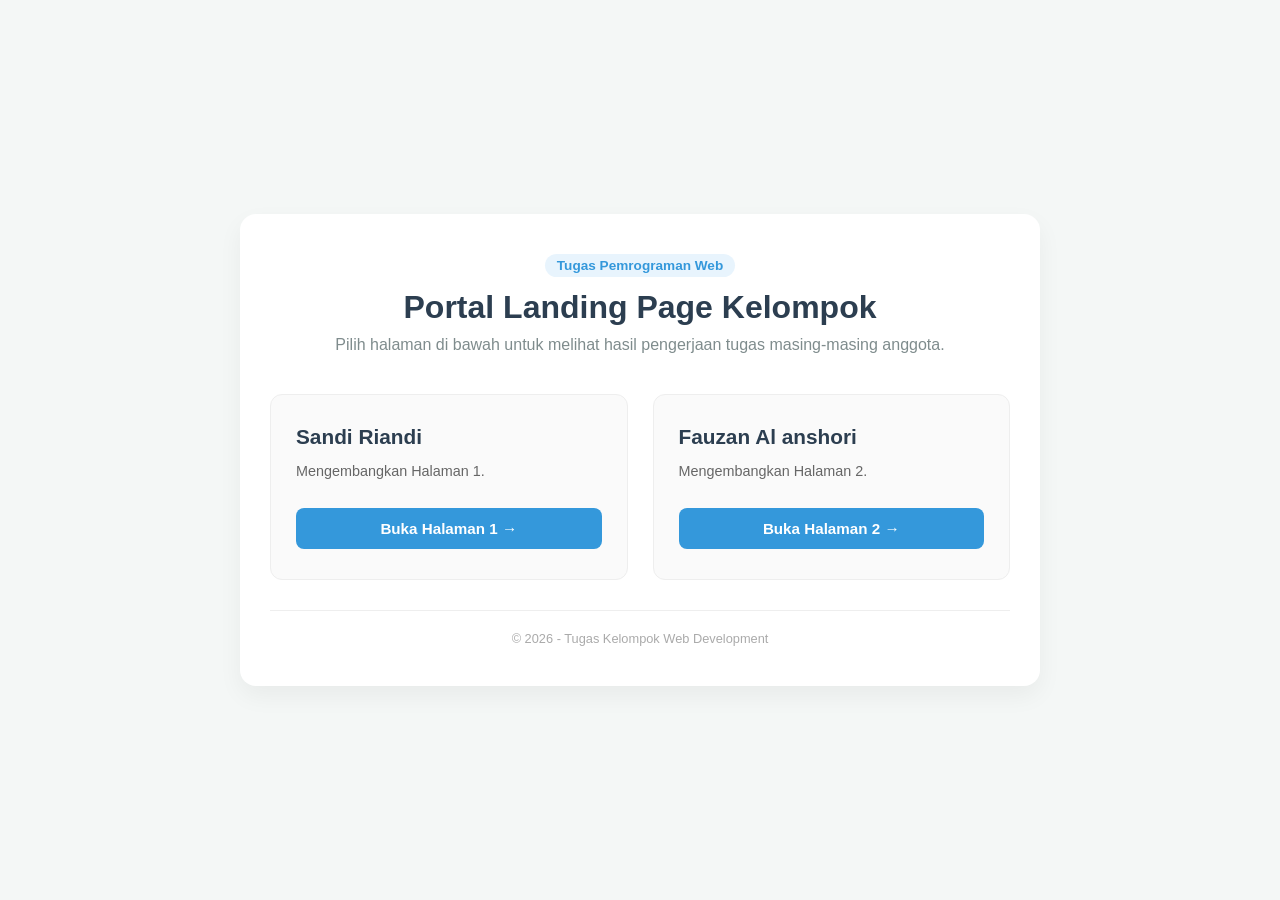
<file: index.html>
<!DOCTYPE html>
<html lang="id">
<head>
    <meta charset="UTF-8">
    <meta name="viewport" content="width=device-width, initial-scale=1.0">
    <title>Tugas Kelompok - Landing Page</title>
    <style>
        /* CSS Reset & Variable */
        * {
            margin: 0;
            padding: 0;
            box-sizing: border-box;
            font-family: 'Segoe UI', Tahoma, Geneva, Verdana, sans-serif;
        }

        body {
            background-color: #f4f7f6;
            color: #333;
            display: flex;
            justify-content: center;
            align-items: center;
            min-height: 100vh;
            padding: 20px;
        }

        .container {
            width: 100%;
            max-width: 800px;
            background: #ffffff;
            padding: 40px 30px;
            border-radius: 16px;
            box-shadow: 0 10px 25px rgba(0,0,0,0.05);
        }

        /* Header Style */
        .header {
            text-align: center;
            margin-bottom: 40px;
        }

        .header h1 {
            font-size: 2rem;
            color: #2c3e50;
            margin-bottom: 10px;
        }

        .header p {
            font-size: 1rem;
            color: #7f8c8d;
        }

        .badge {
            display: inline-block;
            background-color: #e8f4fd;
            color: #3498db;
            padding: 4px 12px;
            border-radius: 20px;
            font-size: 0.85rem;
            font-weight: 600;
            margin-bottom: 12px;
        }

        /* Grid Layout 2 Orang */
        .team-grid {
            display: grid;
            grid-template-columns: repeat(auto-fit, minmax(280px, 1fr));
            gap: 25px;
            margin-bottom: 30px;
        }

        /* Card Styling */
        .card {
            background: #fafafa;
            border: 1px solid #eee;
            border-radius: 12px;
            padding: 30px 25px;
            text-align: left;
            transition: transform 0.3s ease, box-shadow 0.3s ease;
            display: flex;
            flex-direction: column;
            justify-content: space-between;
        }

        .card:hover {
            transform: translateY(-5px);
            box-shadow: 0 8px 20px rgba(0,0,0,0.08);
        }

        .profile-info h2 {
            font-size: 1.3rem;
            color: #2c3e50;
            margin-bottom: 12px;
        }

        .profile-info .desc {
            font-size: 0.9rem;
            color: #666;
            line-height: 1.5;
            margin-bottom: 25px;
        }

        /* Button Link */
        .btn {
            display: block;
            text-align: center;
            width: 100%;
            padding: 12px 0;
            background-color: #3498db;
            color: #ffffff;
            text-decoration: none;
            border-radius: 8px;
            font-weight: 600;
            font-size: 0.95rem;
            transition: background-color 0.2s ease;
        }

        .btn:hover {
            background-color: #2980b9;
        }

        /* Footer */
        .footer {
            text-align: center;
            margin-top: 20px;
            font-size: 0.8rem;
            color: #aaa;
            border-top: 1px solid #eee;
            padding-top: 20px;
        }

        /* Responsive */
        @media (max-width: 600px) {
            .container {
                padding: 25px 15px;
            }
        }
    </style>
</head>
<body>

    <div class="container">
        <!-- Header Tugas -->
        <div class="header">
            <span class="badge">Tugas Pemrograman Web</span>
            <h1>Portal Landing Page Kelompok</h1>
            <p>Pilih halaman di bawah untuk melihat hasil pengerjaan tugas masing-masing anggota.</p>
        </div>

        <!-- Grid 2 Anggota -->
        <div class="team-grid">

            <!-- Anggota 1 -->
            <div class="card">
                <div class="profile-info">
                    <h2 id="name1">Nama Anggota 1</h2>
                    <p class="desc" id="desc1">Bertanggung jawab membuat Halaman 1 (Fitur A & B).</p>
                </div>
                <a href="page1.html" class="btn" id="link1">Buka Halaman 1 &rarr;</a>
            </div>

            <!-- Anggota 2 -->
            <div class="card">
                <div class="profile-info">
                    <h2 id="name2">Nama Anggota 2</h2>
                    <p class="desc" id="desc2">Bertanggung jawab membuat Halaman 2 (Fitur C & D).</p>
                </div>
                <a href="page2.html" class="btn" id="link2">Buka Halaman 2 &rarr;</a>
            </div>

        </div>

        <!-- Footer -->
        <div class="footer">
            <p>&copy; 2026 - Tugas Kelompok Web Development</p>
        </div>
    </div>

    <script>
        // Data Anggota (Bisa diubah langsung di sini)
        const anggota1 = {
            nama: "Sandi Riandi",
            deskripsi: "Mengembangkan Halaman 1.",
            urlPage: "sandi/index.html" // Path/URL ke halaman 1
        };

        const anggota2 = {
            nama: "Fauzan Al anshori",
            deskripsi: "Mengembangkan Halaman 2.",
            urlPage: "Fpage/Index.html" // Path/URL ke halaman 2
        };

        // Fungsi Render Data ke HTML
        function loadData() {
            // Render Anggota 1
            document.getElementById('name1').textContent = anggota1.nama;
            document.getElementById('desc1').textContent = anggota1.deskripsi;
            document.getElementById('link1').href = anggota1.urlPage;

            // Render Anggota 2
            document.getElementById('name2').textContent = anggota2.nama;
            document.getElementById('desc2').textContent = anggota2.deskripsi;
            document.getElementById('link2').href = anggota2.urlPage;
        }

        // Jalankan fungsi saat halaman selesai dimuat
        document.addEventListener('DOMContentLoaded', loadData);
    </script>
</body>
</html>
</file>
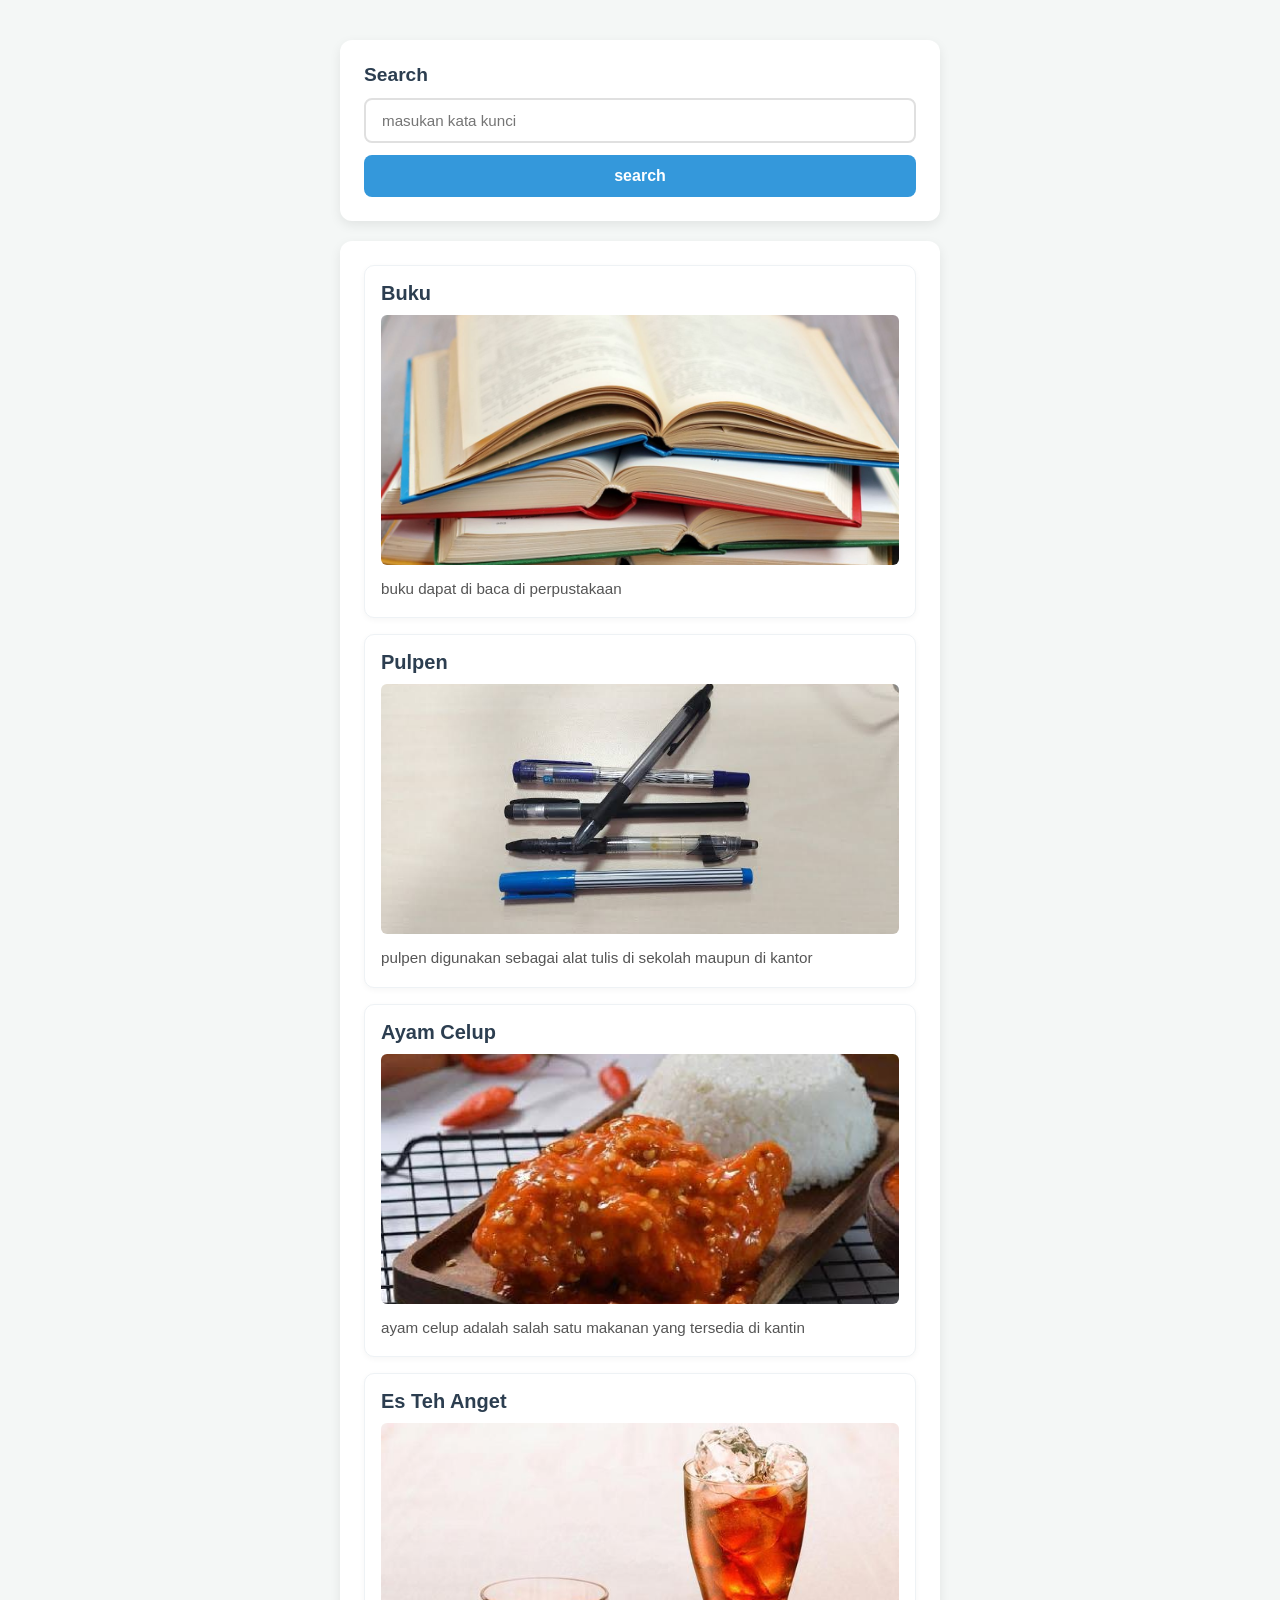
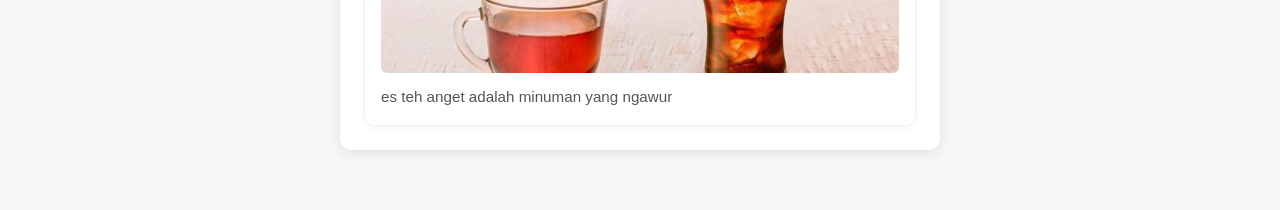
<file: Fpage/Index.html>
<!DOCTYPE html>
<html lang="en">
<head>
  <meta charset="UTF-8">
  <meta name="viewport" content="width=device-width, initial-scale=1.0">
  <title>Document</title>
  <link rel="stylesheet" href="./style.css">
  <script src="script.js"></script>
</head>
<body>
  <div class="base">
    <h5>search</h5>
    <input type="text" id="ti" placeholder="masukan kata kunci"></>
    <button onclick="searching()">search</button>
  </div>
  <div class="base" id="out">
    
  </div>
</body>
</html>
</file>
<file: Fpage/style.css>
/* --- Reset & Base Styles --- */
* {
  box-sizing: border-box;
  margin: 0;
  padding: 0;
  font-family: 'Segoe UI', Tahoma, Geneva, Verdana, sans-serif;
}

body {
  background-color: #f4f7f6;
  color: #333;
  display: flex;
  flex-direction: column;
  align-items: center;
  padding: 40px 20px;
  min-height: 100vh;
}

/* --- Container Utama --- */
.base {
  background-color: #ffffff;
  width: 100%;
  max-width: 600px;
  padding: 24px;
  border-radius: 12px;
  box-shadow: 0 4px 12px rgba(0, 0, 0, 0.08);
  margin-bottom: 20px;
}

/* --- Form Pencarian --- */
.base h5 {
  font-size: 1.2rem;
  font-weight: 600;
  color: #2c3e50;
  margin-bottom: 12px;
  text-transform: capitalize;
}

#ti {
  width: 100%;
  padding: 12px 16px;
  border: 2px solid #e0e0e0;
  border-radius: 8px;
  font-size: 0.95rem;
  outline: none;
  transition: border-color 0.2s ease;
  margin-bottom: 12px;
}

#ti:focus {
  border-color: #3498db;
}

button {
  width: 100%;
  padding: 12px;
  background-color: #3498db;
  color: white;
  border: none;
  border-radius: 8px;
  font-size: 1rem;
  font-weight: 600;
  cursor: pointer;
  transition: background-color 0.2s ease, transform 0.1s ease;
}

button:hover {
  background-color: #2980b9;
}

button:active {
  transform: scale(0.98);
}

/* --- Kartu Hasil Pencarian (infocard) --- */
.infocard {
  background-color: #ffffff;
  border: 1px solid #eef2f5;
  border-radius: 10px;
  padding: 16px;
  margin-bottom: 16px;
  box-shadow: 0 2px 6px rgba(0, 0, 0, 0.04);
  transition: transform 0.2s ease, box-shadow 0.2s ease;
}

.infocard:hover {
  transform: translateY(-2px);
  box-shadow: 0 6px 16px rgba(0, 0, 0, 0.08);
}

.infocard:last-child {
  margin-bottom: 0;
}

.infocard h3 {
  font-size: 1.25rem;
  color: #2c3e50;
  margin-bottom: 10px;
  text-transform: capitalize;
}

/* --- Gambar (imgbase) --- */
.imgbase {
  width: 100%;
  max-height: 250px;
  object-fit: cover;
  border-radius: 6px;
  margin-bottom: 12px;
  display: block;
}

/* Sembunyikan gambar secara otomatis jika src-nya kosong */
.imgbase[src=""],
.imgbase:not([src]) {
  display: none;
}

/* --- Teks Paragraf --- */
.infocard p {
  color: #555555;
  line-height: 1.6;
  font-size: 0.95rem;
}
</file>
